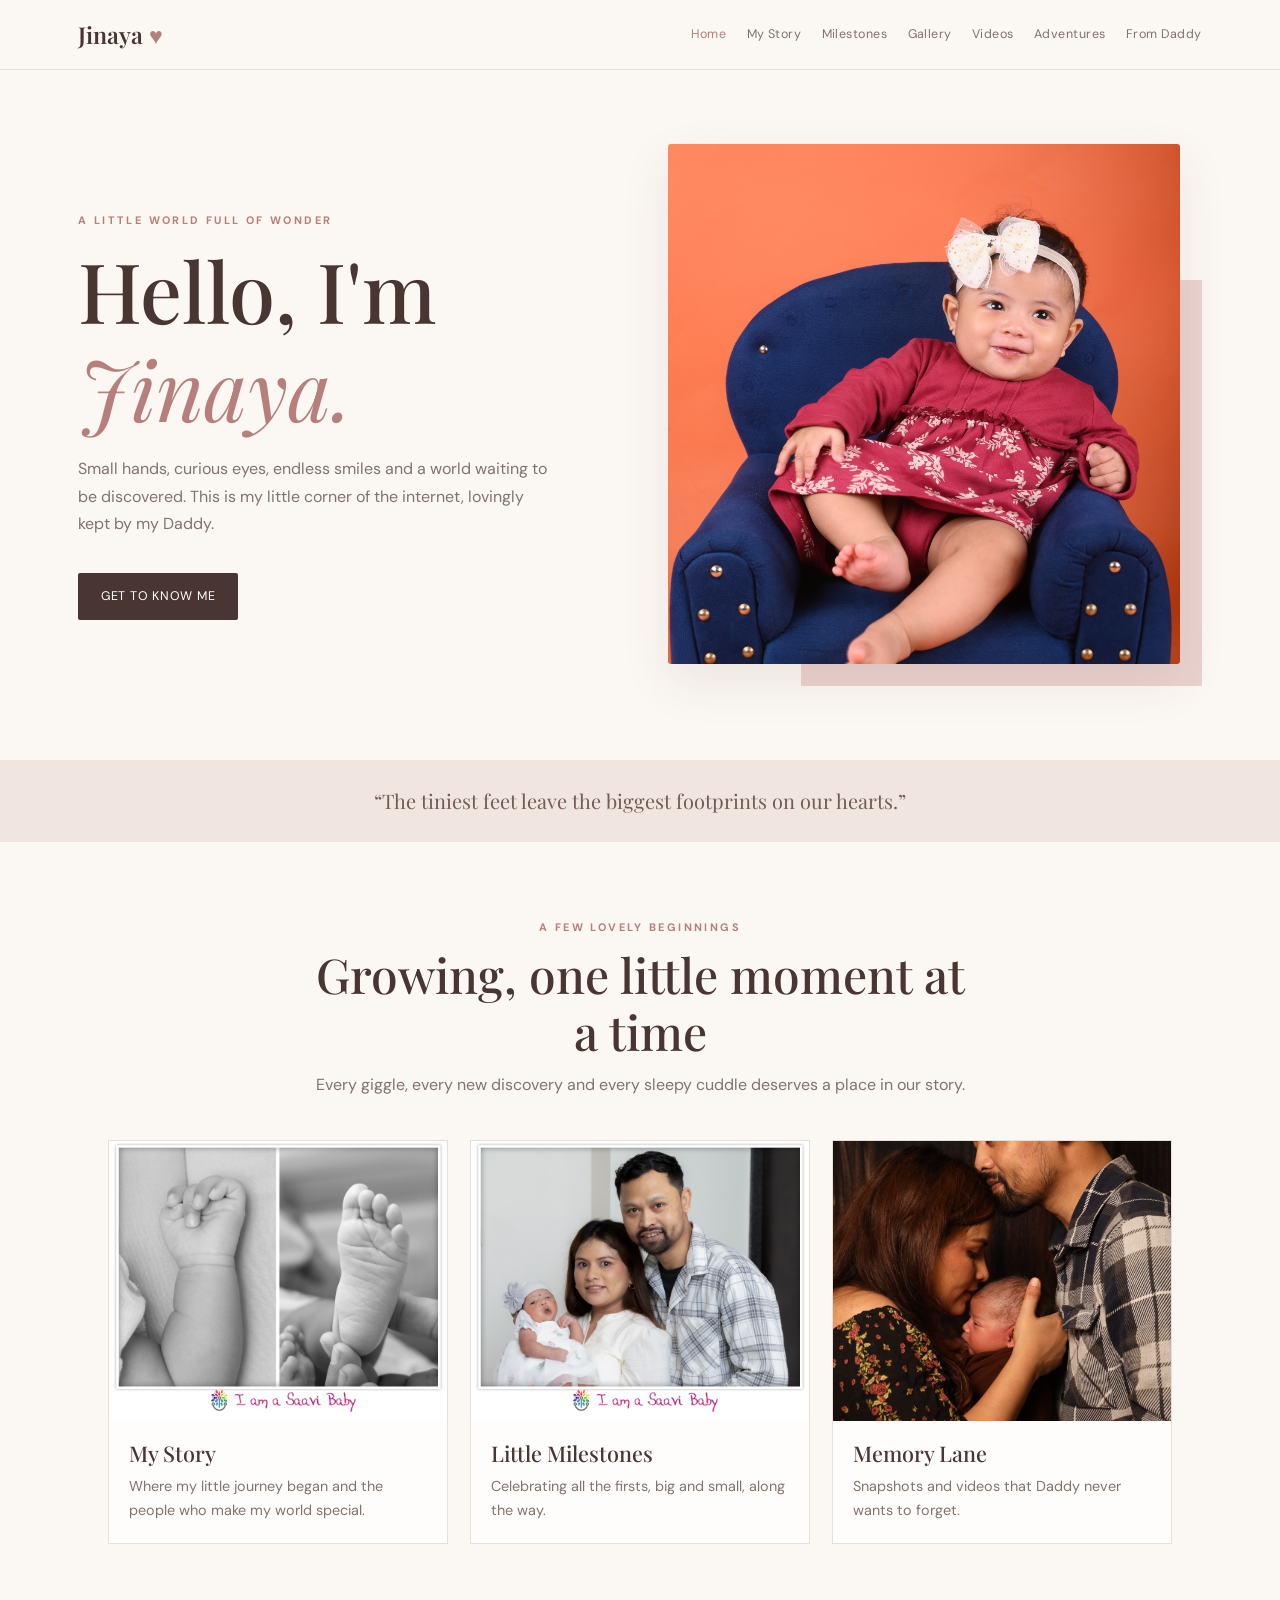
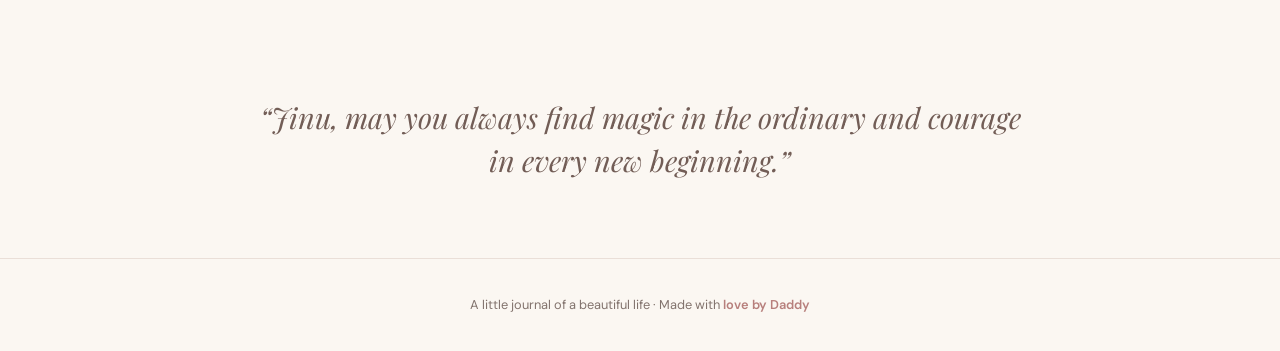
<file: index.html>
<!DOCTYPE html>
<html lang="en">
<head>
  <meta charset="UTF-8"><meta name="viewport" content="width=device-width, initial-scale=1.0">
  <meta name="description" content="A little digital journal of Jinaya Hajong's childhood.">
  <title>Jinaya's Little World</title><link rel="stylesheet" href="style.css">
</head>
<body>
<header class="site-header"><div class="nav-wrap">
<a class="brand" href="index.html">Jinaya <span>♥</span></a>
<nav class="nav-links" aria-label="Main navigation"><a class="active" href="index.html">Home</a><a class="" href="about.html">My Story</a><a class="" href="milestones.html">Milestones</a><a class="" href="gallery.html">Gallery</a><a class="" href="videos.html">Videos</a><a class="" href="adventures.html">Adventures</a><a class="" href="daddy.html">From Daddy</a></nav>
</div></header>
<main>
<section class="hero-home">
  <div class="hero-copy"><div class="eyebrow">A little world full of wonder</div>
    <h1>Hello, I'm<br><em>Jinaya.</em></h1>
    <p>Small hands, curious eyes, endless smiles and a world waiting to be discovered. This is my little corner of the internet, lovingly kept by my Daddy.</p>
    <a class="button" href="about.html">GET TO KNOW ME</a>
  </div>
  <div class="hero-photo"><img src="1000148776.jpg" alt="Jinaya Cover"></div>
</section>
<div class="note-strip">“The tiniest feet leave the biggest footprints on our hearts.”</div>
<section class="container">
  <div class="section-heading"><div class="eyebrow">A few lovely beginnings</div><h2>Growing, one little moment at a time</h2><p>Every giggle, every new discovery and every sleepy cuddle deserves a place in our story.</p></div>
  <div class="card-grid">
    <article class="memory-card"><img src="1000106139.jpg" alt="Jinaya 1"><div class="card-copy"><h3>My Story</h3><p>Where my little journey began and the people who make my world special.</p></div></article>
    <article class="memory-card"><img src="1000106138.jpg" alt="Jinaya 2"><div class="card-copy"><h3>Little Milestones</h3><p>Celebrating all the firsts, big and small, along the way.</p></div></article>
    <article class="memory-card"><img src="1000109473.jpg" alt="Jinaya 3"><div class="card-copy"><h3>Memory Lane</h3><p>Snapshots and videos that Daddy never wants to forget.</p></div></article>
  </div>
</section>
<section class="container"><p class="quote">“Jinu, may you always find magic in the ordinary and courage in every new beginning.”</p></section>
</main>
<footer class="site-footer">A little journal of a beautiful life · Made with <strong>love by Daddy</strong></footer>
</body></html>
</file>
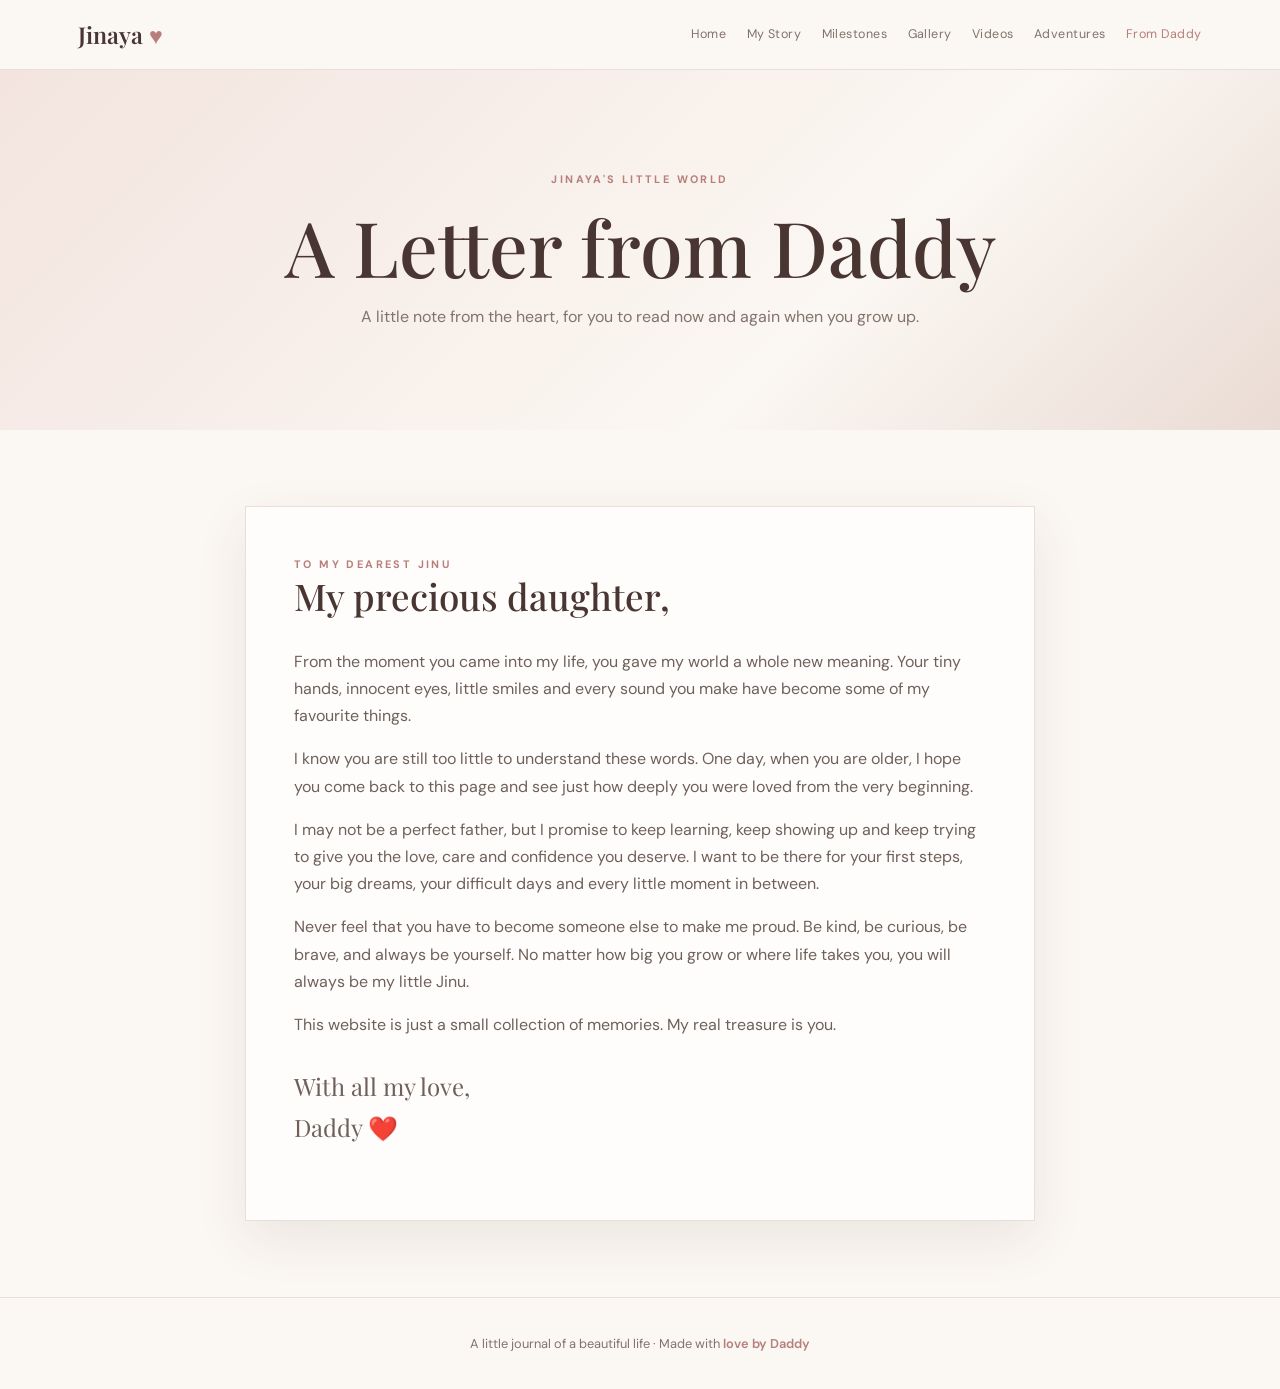
<file: daddy.html>
<!DOCTYPE html>
<html lang="en">
<head>
  <meta charset="UTF-8">
  <meta name="viewport" content="width=device-width, initial-scale=1.0">
  <meta name="description" content="The childhood memories and story of Jinaya Hajong.">
  <title>A Letter from Daddy | Jinaya's Little World</title>
  <link rel="stylesheet" href="style.css">
</head>
<body>
<header class="site-header"><div class="nav-wrap">
<a class="brand" href="index.html">Jinaya <span>♥</span></a>
<nav class="nav-links" aria-label="Main navigation"><a class="" href="index.html">Home</a><a class="" href="about.html">My Story</a><a class="" href="milestones.html">Milestones</a><a class="" href="gallery.html">Gallery</a><a class="" href="videos.html">Videos</a><a class="" href="adventures.html">Adventures</a><a class="active" href="daddy.html">From Daddy</a></nav>
</div></header>
<section class="page-hero">
  <div><div class="eyebrow">Jinaya's little world</div><h1>A Letter from Daddy</h1><p>A little note from the heart, for you to read now and again when you grow up.</p></div>
</section>

<main class="container">
  <article class="letter">
    <div class="eyebrow">To my dearest Jinu</div>
    <h2>My precious daughter,</h2>
    <p>From the moment you came into my life, you gave my world a whole new meaning. Your tiny hands, innocent eyes, little smiles and every sound you make have become some of my favourite things.</p>
    <p>I know you are still too little to understand these words. One day, when you are older, I hope you come back to this page and see just how deeply you were loved from the very beginning.</p>
    <p>I may not be a perfect father, but I promise to keep learning, keep showing up and keep trying to give you the love, care and confidence you deserve. I want to be there for your first steps, your big dreams, your difficult days and every little moment in between.</p>
    <p>Never feel that you have to become someone else to make me proud. Be kind, be curious, be brave, and always be yourself. No matter how big you grow or where life takes you, you will always be my little Jinu.</p>
    <p>This website is just a small collection of memories. My real treasure is you.</p>
    <p class="signature">With all my love,<br>Daddy ❤️</p>
  </article>
</main>
<footer class="site-footer">A little journal of a beautiful life · Made with <strong>love by Daddy</strong></footer>
</body>
</html>
</file>
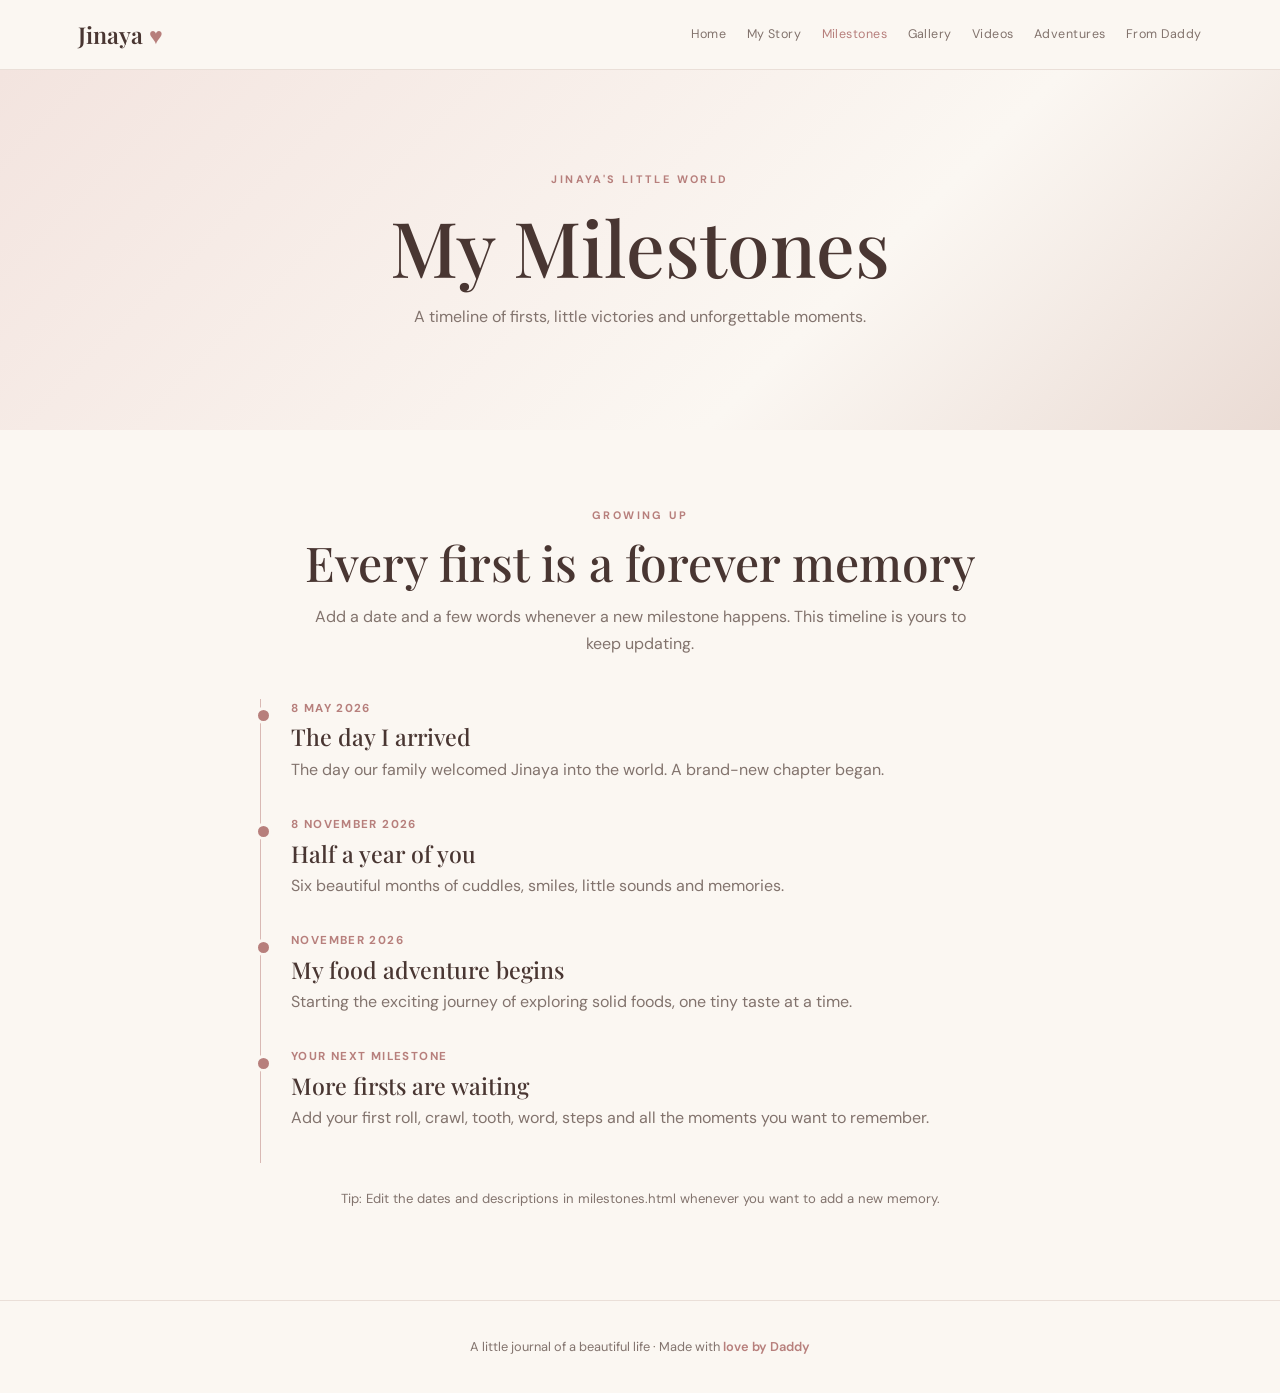
<file: milestones.html>
<!DOCTYPE html>
<html lang="en">
<head>
  <meta charset="UTF-8">
  <meta name="viewport" content="width=device-width, initial-scale=1.0">
  <meta name="description" content="The childhood memories and story of Jinaya Hajong.">
  <title>My Milestones | Jinaya's Little World</title>
  <link rel="stylesheet" href="style.css">
</head>
<body>
<header class="site-header"><div class="nav-wrap">
<a class="brand" href="index.html">Jinaya <span>♥</span></a>
<nav class="nav-links" aria-label="Main navigation"><a class="" href="index.html">Home</a><a class="" href="about.html">My Story</a><a class="active" href="milestones.html">Milestones</a><a class="" href="gallery.html">Gallery</a><a class="" href="videos.html">Videos</a><a class="" href="adventures.html">Adventures</a><a class="" href="daddy.html">From Daddy</a></nav>
</div></header>
<section class="page-hero">
  <div><div class="eyebrow">Jinaya's little world</div><h1>My Milestones</h1><p>A timeline of firsts, little victories and unforgettable moments.</p></div>
</section>

<main class="container">
  <div class="section-heading"><div class="eyebrow">Growing up</div><h2>Every first is a forever memory</h2><p>Add a date and a few words whenever a new milestone happens. This timeline is yours to keep updating.</p></div>
  <div class="timeline">
    <article class="timeline-item"><div class="date">8 May 2026</div><h3>The day I arrived</h3><p>The day our family welcomed Jinaya into the world. A brand-new chapter began.</p></article>
    <article class="timeline-item"><div class="date">8 November 2026</div><h3>Half a year of you</h3><p>Six beautiful months of cuddles, smiles, little sounds and memories.</p></article>
    <article class="timeline-item"><div class="date">November 2026</div><h3>My food adventure begins</h3><p>Starting the exciting journey of exploring solid foods, one tiny taste at a time.</p></article>
    <article class="timeline-item"><div class="date">Your next milestone</div><h3>More firsts are waiting</h3><p>Add your first roll, crawl, tooth, word, steps and all the moments you want to remember.</p></article>
  </div>
  <p class="small-note">Tip: Edit the dates and descriptions in milestones.html whenever you want to add a new memory.</p>
</main>
<footer class="site-footer">A little journal of a beautiful life · Made with <strong>love by Daddy</strong></footer>
</body>
</html>
</file>
<file: style.css>
@import url('https://fonts.googleapis.com/css2?family=DM+Sans:wght@400;500;600;700&family=Playfair+Display:wght@400;500;600;700&display=swap');

:root {
  --cream: #fbf7f2;
  --paper: #fffdfb;
  --pink: #ead2cf;
  --rose: #b77f7c;
  --brown: #493632;
  --muted: #82736d;
  --line: #eadfd8;
  --shadow: 0 18px 50px rgba(73, 54, 50, .09);
}
* { box-sizing: border-box; }
html { scroll-behavior: smooth; }
body {
  margin: 0; background: var(--cream); color: var(--brown);
  font-family: 'DM Sans', sans-serif; line-height: 1.7;
}
a { color: inherit; text-decoration: none; }
img, video { display: block; max-width: 100%; }
img { width: 100%; object-fit: cover; }
.site-header {
  position: sticky; top: 0; z-index: 20; background: rgba(251,247,242,.94);
  backdrop-filter: blur(14px); border-bottom: 1px solid var(--line);
}
.nav-wrap {
  max-width: 1180px; margin: auto; padding: 15px 28px; display: flex;
  align-items: center; justify-content: space-between; gap: 22px;
}
.brand { font-family: 'Playfair Display', serif; font-size: 1.45rem; font-weight: 600; white-space: nowrap; }
.brand span { color: var(--rose); }
.nav-links { display: flex; flex-wrap: wrap; gap: 20px; align-items: center; }
.nav-links a { font-size: .78rem; color: var(--muted); letter-spacing: .04em; transition: color .2s; }
.nav-links a:hover, .nav-links a.active { color: var(--rose); }
.menu-toggle { display: none; }
.page-hero {
  min-height: 360px; display: grid; place-items: center; text-align: center;
  padding: 75px 24px; background: linear-gradient(135deg, #f3e4df, #fbf7f2 65%, #eadbd4);
}
.eyebrow { text-transform: uppercase; letter-spacing: .22em; color: var(--rose); font-size: .68rem; font-weight: 700; }
h1, h2, h3 { font-family: 'Playfair Display', serif; font-weight: 500; line-height: 1.18; }
.page-hero h1 { font-size: clamp(2.7rem, 6vw, 4.8rem); margin: 12px 0; }
.page-hero p { max-width: 620px; color: var(--muted); margin: 0 auto; }
.container { max-width: 1120px; margin: auto; padding: 76px 28px; }
.section-heading { text-align: center; max-width: 680px; margin: 0 auto 42px; }
.section-heading h2 { font-size: clamp(2rem, 4vw, 3rem); margin: 9px 0 12px; }
.section-heading p { color: var(--muted); margin: 0; }
.button {
  display: inline-block; background: var(--brown); color: white; padding: 13px 23px;
  border-radius: 2px; font-size: .78rem; letter-spacing: .06em; margin-top: 20px;
}
.button:hover { background: var(--rose); }
.hero-home {
  min-height: 690px; display: grid; grid-template-columns: 1fr 1fr; align-items: center;
  gap: 55px; max-width: 1180px; margin: auto; padding: 65px 28px;
}
.hero-copy h1 { font-size: clamp(3.3rem, 6.5vw, 6rem); margin: 12px 0 18px; }
.hero-copy h1 em { color: var(--rose); font-weight: 400; }
.hero-copy p { color: var(--muted); max-width: 470px; }
.hero-photo { position: relative; padding: 0 22px 22px 0; }
.hero-photo:after { content: ''; position: absolute; right: 0; bottom: 0; width: 75%; height: 75%; background: var(--pink); z-index: 0; }
.hero-photo img { position: relative; z-index: 1; height: 520px; border-radius: 3px; box-shadow: var(--shadow); }
.note-strip { background: #f1e5df; text-align: center; padding: 24px; color: #725d56; font-family: 'Playfair Display', serif; font-size: 1.25rem; }
.two-col { display: grid; grid-template-columns: 1fr 1fr; gap: 55px; align-items: center; }
.two-col img { height: 470px; border-radius: 3px; box-shadow: var(--shadow); }
.copy h2 { font-size: clamp(2rem, 4vw, 3rem); margin: 10px 0 18px; }
.copy p { color: var(--muted); }
.soft-card { background: var(--paper); padding: 30px; border: 1px solid var(--line); box-shadow: var(--shadow); }
.card-grid { display: grid; grid-template-columns: repeat(3, 1fr); gap: 22px; }
.memory-card { background: var(--paper); border: 1px solid var(--line); }
.memory-card img { height: 280px; }
.memory-card .card-copy { padding: 20px; }
.memory-card h3 { font-size: 1.35rem; margin: 0 0 7px; }
.memory-card p { color: var(--muted); font-size: .9rem; margin: 0; }
.timeline { max-width: 760px; margin: auto; border-left: 1px solid #d9b9b4; padding-left: 30px; }
.timeline-item { position: relative; padding: 0 0 32px; }
.timeline-item:before { content: ''; position: absolute; left: -36px; top: 8px; width: 11px; height: 11px; border-radius: 50%; background: var(--rose); border: 3px solid var(--cream); }
.timeline-item .date { color: var(--rose); font-size: .72rem; letter-spacing: .12em; text-transform: uppercase; font-weight: 700; }
.timeline-item h3 { font-size: 1.45rem; margin: 5px 0; }
.timeline-item p { color: var(--muted); margin: 0; }
.gallery-grid { display: grid; grid-template-columns: repeat(3, 1fr); gap: 16px; }
.gallery-grid img { height: 330px; transition: transform .3s; }
.gallery-grid img:hover { transform: translateY(-4px); }
.video-grid { display: grid; grid-template-columns: repeat(2, 1fr); gap: 25px; }
.video-card { background: var(--paper); padding: 12px; border: 1px solid var(--line); }
.video-card video { width: 100%; aspect-ratio: 16/9; background: #211b19; object-fit: cover; }
.video-card h3 { margin: 14px 8px 4px; font-size: 1.25rem; }
.video-card p { margin: 0 8px 8px; color: var(--muted); font-size: .88rem; }
.letter { max-width: 790px; margin: auto; padding: 48px; background: var(--paper); border: 1px solid var(--line); box-shadow: var(--shadow); }
.letter h2 { font-size: 2.3rem; margin-top: 0; }
.letter p { color: #6f605a; }
.signature { font-family: 'Playfair Display', serif; font-size: 1.5rem; color: var(--rose); margin-top: 28px; }
.quote { text-align: center; max-width: 780px; margin: auto; font: italic 1.8rem/1.5 'Playfair Display', serif; color: #725d56; }
.site-footer { text-align: center; padding: 35px 20px; border-top: 1px solid var(--line); color: var(--muted); font-size: .8rem; }
.site-footer strong { color: var(--rose); font-weight: 600; }
.small-note { color: var(--muted); font-size: .82rem; text-align: center; margin-top: 25px; }
@media (max-width: 850px) {
  .nav-wrap { align-items: flex-start; flex-direction: column; }
  .nav-links { gap: 13px 18px; }
  .hero-home { grid-template-columns: 1fr; padding-top: 45px; }
  .hero-photo img { height: 430px; }
  .two-col { grid-template-columns: 1fr; gap: 30px; }
  .two-col img { height: 390px; }
  .card-grid { grid-template-columns: repeat(2, 1fr); }
}
@media (max-width: 560px) {
  .nav-wrap { padding: 13px 18px; }
  .nav-links { gap: 9px 14px; }
  .nav-links a { font-size: .72rem; }
  .hero-home { min-height: auto; padding: 50px 20px; gap: 30px; }
  .hero-photo img { height: 350px; }
  .container { padding: 55px 20px; }
  .card-grid, .gallery-grid, .video-grid { grid-template-columns: 1fr; }
  .gallery-grid img { height: 360px; }
  .memory-card img { height: 320px; }
  .letter { padding: 28px 23px; }
  .page-hero { min-height: 300px; padding: 55px 20px; }
}
</file>
